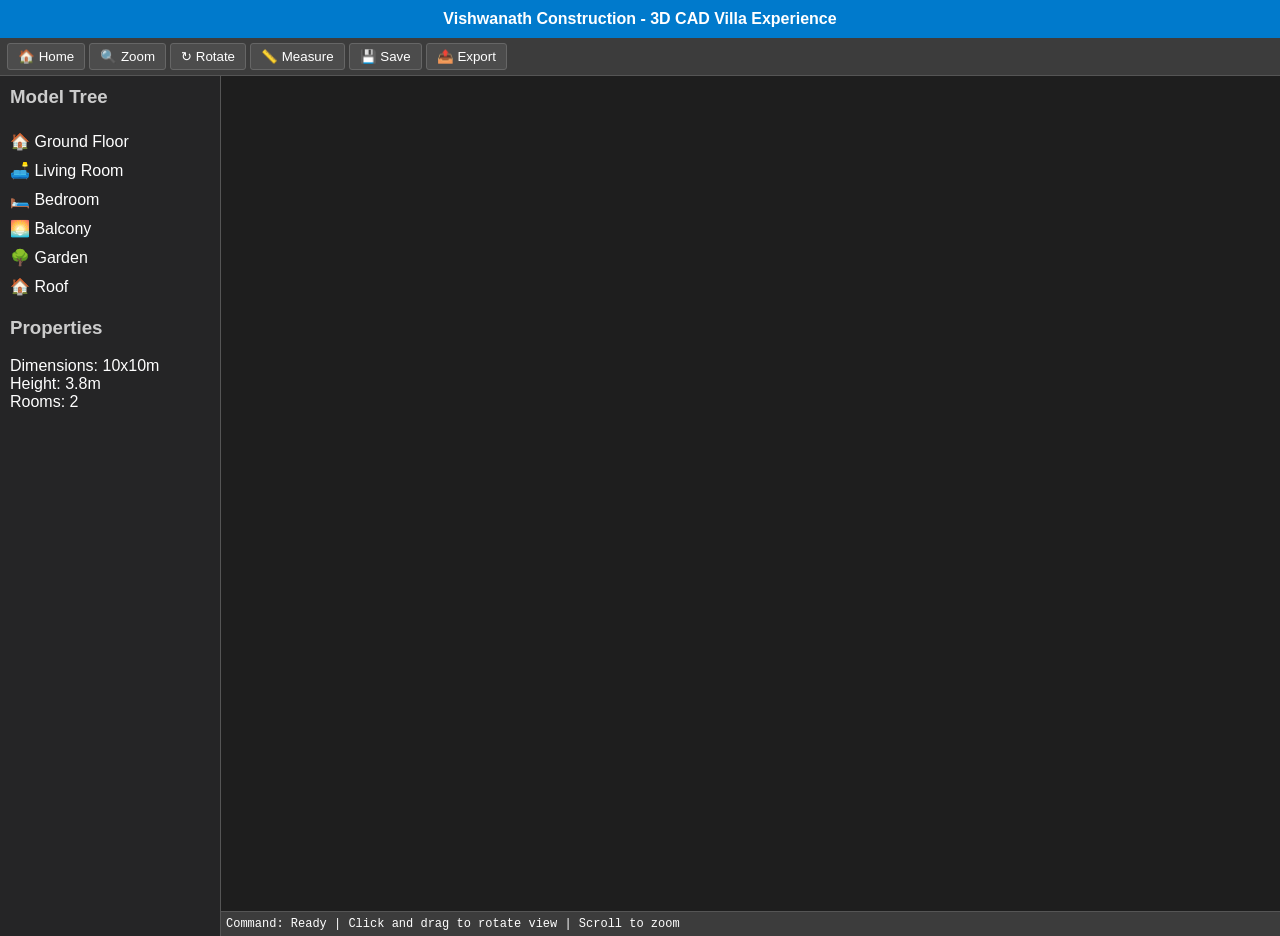
<file: 3d_building_model.html>
<!DOCTYPE html>
<html lang="en">
<head>
    <meta charset="UTF-8">
    <meta name="viewport" content="width=device-width, initial-scale=1.0">
    <title>Vishwanath Construction - 3D CAD Villa Experience</title>
    <style>
        body {
            margin: 0;
            padding: 0;
            font-family: Arial, sans-serif;
            background-color: #2d2d30;
            color: #ffffff;
            overflow: hidden;
        }
        .cad-toolbar {
            background-color: #3c3c3c;
            padding: 5px;
            border-bottom: 1px solid #555;
            display: flex;
            align-items: center;
        }
        .cad-toolbar button {
            background-color: #4c4c4c;
            border: 1px solid #666;
            color: #fff;
            padding: 5px 10px;
            margin: 0 2px;
            cursor: pointer;
            border-radius: 3px;
        }
        .cad-toolbar button:hover {
            background-color: #5c5c5c;
        }
        .cad-main {
            display: flex;
            height: calc(100vh - 40px);
        }
        .cad-sidebar {
            width: 200px;
            background-color: #252526;
            border-right: 1px solid #555;
            padding: 10px;
        }
        .cad-sidebar h3 {
            margin-top: 0;
            color: #cccccc;
        }
        .cad-sidebar ul {
            list-style: none;
            padding: 0;
        }
        .cad-sidebar li {
            padding: 5px 0;
            cursor: pointer;
        }
        .cad-sidebar li:hover {
            background-color: #37373d;
        }
        .cad-viewport {
            flex: 1;
            background-color: #1e1e1e;
            display: flex;
            flex-direction: column;
        }
        .cad-model-space {
            flex: 1;
            padding: 10px;
        }
        .cad-command-line {
            background-color: #3c3c3c;
            border-top: 1px solid #555;
            padding: 5px;
            font-family: 'Courier New', monospace;
            font-size: 12px;
        }
        .cad-title {
            text-align: center;
            padding: 10px;
            background-color: #007acc;
            color: white;
            font-weight: bold;
        }
    </style>
</head>
<body>
    <div class="cad-title">Vishwanath Construction - 3D CAD Villa Experience</div>
    <div class="cad-toolbar">
        <button>🏠 Home</button>
        <button>🔍 Zoom</button>
        <button>↻ Rotate</button>
        <button>📏 Measure</button>
        <button>💾 Save</button>
        <button>📤 Export</button>
    </div>
    <div class="cad-main">
        <div class="cad-sidebar">
            <h3>Model Tree</h3>
            <ul>
                <li>🏠 Ground Floor</li>
                <li>🛋️ Living Room</li>
                <li>🛏️ Bedroom</li>
                <li>🌅 Balcony</li>
                <li>🌳 Garden</li>
                <li>🏠 Roof</li>
            </ul>
            <h3>Properties</h3>
            <p>Dimensions: 10x10m<br>Height: 3.8m<br>Rooms: 2</p>
        </div>
        <div class="cad-viewport">
            <div class="cad-model-space">
                <div>                        <script>window.PlotlyConfig = {MathJaxConfig: 'local'};</script>
        <script charset="utf-8" src="https://cdn.plot.ly/plotly-3.4.0.min.js" integrity="sha256-KEmPoupLpFyGMyGAiOsiNDbKDKAvxXAn/W+oQa0ZAfk=" crossorigin="anonymous"></script>                <div id="dac38551-79a1-417d-a5d2-b37e9c15170c" class="plotly-graph-div" style="height:600px; width:800px;"></div>            <script>                window.PLOTLYENV=window.PLOTLYENV || {};                                if (document.getElementById("dac38551-79a1-417d-a5d2-b37e9c15170c")) {                    Plotly.newPlot(                        "dac38551-79a1-417d-a5d2-b37e9c15170c",                        [{"color":"beige","i":[0,0,0,1,4,4,6,6,4,0,3,6],"j":[1,2,4,2,1,2,5,5,5,7,2,2],"k":[2,3,1,3,2,6,2,4,6,6,7,7],"name":"Ground Floor","x":[0,10,10,0,0,10,10,0],"y":[0,0,10,10,0,0,10,10],"z":[0,0,0,0,0.5,0.5,0.5,0.5],"type":"mesh3d"},{"color":"lightblue","i":[0,0,0,1,4,4,6,6,4,0,3,6],"j":[1,2,4,2,1,2,5,5,5,7,2,2],"k":[2,3,1,3,2,6,2,4,6,6,7,7],"name":"Living Room","opacity":0.7,"x":[0,4,4,0,0,4,4,0],"y":[0,0,6,6,0,0,6,6],"z":[0.5,0.5,0.5,0.5,3.5,3.5,3.5,3.5],"type":"mesh3d"},{"color":"lightblue","i":[0,0,0,1,4,4,6,6,4,0,3,6],"j":[1,2,4,2,1,2,5,5,5,7,2,2],"k":[2,3,1,3,2,6,2,4,6,6,7,7],"name":"Bedroom","opacity":0.7,"x":[0,4,4,0,0,4,4,0],"y":[6,6,10,10,6,6,10,10],"z":[0.5,0.5,0.5,0.5,3.5,3.5,3.5,3.5],"type":"mesh3d"},{"color":"lightgray","i":[0,0,0,1,4,4,6,6,4,0,3,6],"j":[1,2,4,2,1,2,5,5,5,7,2,2],"k":[2,3,1,3,2,6,2,4,6,6,7,7],"name":"Balcony","opacity":0.8,"x":[4,6,6,4,4,6,6,4],"y":[0,0,4,4,0,0,4,4],"z":[0.5,0.5,0.5,0.5,2.5,2.5,2.5,2.5],"type":"mesh3d"},{"color":"green","i":[0,0,0,1,4,4,6,6,4,0,3,6],"j":[1,2,4,2,1,2,5,5,5,7,2,2],"k":[2,3,1,3,2,6,2,4,6,6,7,7],"name":"Garden","opacity":0.9,"x":[4,10,10,4,4,10,10,4],"y":[4,4,10,10,4,4,10,10],"z":[0.5,0.5,0.5,0.5,0.7,0.7,0.7,0.7],"type":"mesh3d"},{"color":"brown","i":[0,0,0,1,4,4,6,6,4,0,3,6],"j":[1,2,4,2,1,2,5,5,5,7,2,2],"k":[2,3,1,3,2,6,2,4,6,6,7,7],"name":"Roof","x":[0,10,10,0,0,10,10,0],"y":[0,0,10,10,0,0,10,10],"z":[3.5,3.5,3.5,3.5,3.8,3.8,3.8,3.8],"type":"mesh3d"}],                        {"template":{"data":{"histogram2dcontour":[{"type":"histogram2dcontour","colorbar":{"outlinewidth":0,"ticks":""},"colorscale":[[0.0,"#0d0887"],[0.1111111111111111,"#46039f"],[0.2222222222222222,"#7201a8"],[0.3333333333333333,"#9c179e"],[0.4444444444444444,"#bd3786"],[0.5555555555555556,"#d8576b"],[0.6666666666666666,"#ed7953"],[0.7777777777777778,"#fb9f3a"],[0.8888888888888888,"#fdca26"],[1.0,"#f0f921"]]}],"choropleth":[{"type":"choropleth","colorbar":{"outlinewidth":0,"ticks":""}}],"histogram2d":[{"type":"histogram2d","colorbar":{"outlinewidth":0,"ticks":""},"colorscale":[[0.0,"#0d0887"],[0.1111111111111111,"#46039f"],[0.2222222222222222,"#7201a8"],[0.3333333333333333,"#9c179e"],[0.4444444444444444,"#bd3786"],[0.5555555555555556,"#d8576b"],[0.6666666666666666,"#ed7953"],[0.7777777777777778,"#fb9f3a"],[0.8888888888888888,"#fdca26"],[1.0,"#f0f921"]]}],"heatmap":[{"type":"heatmap","colorbar":{"outlinewidth":0,"ticks":""},"colorscale":[[0.0,"#0d0887"],[0.1111111111111111,"#46039f"],[0.2222222222222222,"#7201a8"],[0.3333333333333333,"#9c179e"],[0.4444444444444444,"#bd3786"],[0.5555555555555556,"#d8576b"],[0.6666666666666666,"#ed7953"],[0.7777777777777778,"#fb9f3a"],[0.8888888888888888,"#fdca26"],[1.0,"#f0f921"]]}],"contourcarpet":[{"type":"contourcarpet","colorbar":{"outlinewidth":0,"ticks":""}}],"contour":[{"type":"contour","colorbar":{"outlinewidth":0,"ticks":""},"colorscale":[[0.0,"#0d0887"],[0.1111111111111111,"#46039f"],[0.2222222222222222,"#7201a8"],[0.3333333333333333,"#9c179e"],[0.4444444444444444,"#bd3786"],[0.5555555555555556,"#d8576b"],[0.6666666666666666,"#ed7953"],[0.7777777777777778,"#fb9f3a"],[0.8888888888888888,"#fdca26"],[1.0,"#f0f921"]]}],"surface":[{"type":"surface","colorbar":{"outlinewidth":0,"ticks":""},"colorscale":[[0.0,"#0d0887"],[0.1111111111111111,"#46039f"],[0.2222222222222222,"#7201a8"],[0.3333333333333333,"#9c179e"],[0.4444444444444444,"#bd3786"],[0.5555555555555556,"#d8576b"],[0.6666666666666666,"#ed7953"],[0.7777777777777778,"#fb9f3a"],[0.8888888888888888,"#fdca26"],[1.0,"#f0f921"]]}],"mesh3d":[{"type":"mesh3d","colorbar":{"outlinewidth":0,"ticks":""}}],"scatter":[{"fillpattern":{"fillmode":"overlay","size":10,"solidity":0.2},"type":"scatter"}],"parcoords":[{"type":"parcoords","line":{"colorbar":{"outlinewidth":0,"ticks":""}}}],"scatterpolargl":[{"type":"scatterpolargl","marker":{"colorbar":{"outlinewidth":0,"ticks":""}}}],"bar":[{"error_x":{"color":"#2a3f5f"},"error_y":{"color":"#2a3f5f"},"marker":{"line":{"color":"#E5ECF6","width":0.5},"pattern":{"fillmode":"overlay","size":10,"solidity":0.2}},"type":"bar"}],"scattergeo":[{"type":"scattergeo","marker":{"colorbar":{"outlinewidth":0,"ticks":""}}}],"scatterpolar":[{"type":"scatterpolar","marker":{"colorbar":{"outlinewidth":0,"ticks":""}}}],"histogram":[{"marker":{"pattern":{"fillmode":"overlay","size":10,"solidity":0.2}},"type":"histogram"}],"scattergl":[{"type":"scattergl","marker":{"colorbar":{"outlinewidth":0,"ticks":""}}}],"scatter3d":[{"type":"scatter3d","line":{"colorbar":{"outlinewidth":0,"ticks":""}},"marker":{"colorbar":{"outlinewidth":0,"ticks":""}}}],"scattermap":[{"type":"scattermap","marker":{"colorbar":{"outlinewidth":0,"ticks":""}}}],"scattermapbox":[{"type":"scattermapbox","marker":{"colorbar":{"outlinewidth":0,"ticks":""}}}],"scatterternary":[{"type":"scatterternary","marker":{"colorbar":{"outlinewidth":0,"ticks":""}}}],"scattercarpet":[{"type":"scattercarpet","marker":{"colorbar":{"outlinewidth":0,"ticks":""}}}],"carpet":[{"aaxis":{"endlinecolor":"#2a3f5f","gridcolor":"white","linecolor":"white","minorgridcolor":"white","startlinecolor":"#2a3f5f"},"baxis":{"endlinecolor":"#2a3f5f","gridcolor":"white","linecolor":"white","minorgridcolor":"white","startlinecolor":"#2a3f5f"},"type":"carpet"}],"table":[{"cells":{"fill":{"color":"#EBF0F8"},"line":{"color":"white"}},"header":{"fill":{"color":"#C8D4E3"},"line":{"color":"white"}},"type":"table"}],"barpolar":[{"marker":{"line":{"color":"#E5ECF6","width":0.5},"pattern":{"fillmode":"overlay","size":10,"solidity":0.2}},"type":"barpolar"}],"pie":[{"automargin":true,"type":"pie"}]},"layout":{"autotypenumbers":"strict","colorway":["#636efa","#EF553B","#00cc96","#ab63fa","#FFA15A","#19d3f3","#FF6692","#B6E880","#FF97FF","#FECB52"],"font":{"color":"#2a3f5f"},"hovermode":"closest","hoverlabel":{"align":"left"},"paper_bgcolor":"white","plot_bgcolor":"#E5ECF6","polar":{"bgcolor":"#E5ECF6","angularaxis":{"gridcolor":"white","linecolor":"white","ticks":""},"radialaxis":{"gridcolor":"white","linecolor":"white","ticks":""}},"ternary":{"bgcolor":"#E5ECF6","aaxis":{"gridcolor":"white","linecolor":"white","ticks":""},"baxis":{"gridcolor":"white","linecolor":"white","ticks":""},"caxis":{"gridcolor":"white","linecolor":"white","ticks":""}},"coloraxis":{"colorbar":{"outlinewidth":0,"ticks":""}},"colorscale":{"sequential":[[0.0,"#0d0887"],[0.1111111111111111,"#46039f"],[0.2222222222222222,"#7201a8"],[0.3333333333333333,"#9c179e"],[0.4444444444444444,"#bd3786"],[0.5555555555555556,"#d8576b"],[0.6666666666666666,"#ed7953"],[0.7777777777777778,"#fb9f3a"],[0.8888888888888888,"#fdca26"],[1.0,"#f0f921"]],"sequentialminus":[[0.0,"#0d0887"],[0.1111111111111111,"#46039f"],[0.2222222222222222,"#7201a8"],[0.3333333333333333,"#9c179e"],[0.4444444444444444,"#bd3786"],[0.5555555555555556,"#d8576b"],[0.6666666666666666,"#ed7953"],[0.7777777777777778,"#fb9f3a"],[0.8888888888888888,"#fdca26"],[1.0,"#f0f921"]],"diverging":[[0,"#8e0152"],[0.1,"#c51b7d"],[0.2,"#de77ae"],[0.3,"#f1b6da"],[0.4,"#fde0ef"],[0.5,"#f7f7f7"],[0.6,"#e6f5d0"],[0.7,"#b8e186"],[0.8,"#7fbc41"],[0.9,"#4d9221"],[1,"#276419"]]},"xaxis":{"gridcolor":"white","linecolor":"white","ticks":"","title":{"standoff":15},"zerolinecolor":"white","automargin":true,"zerolinewidth":2},"yaxis":{"gridcolor":"white","linecolor":"white","ticks":"","title":{"standoff":15},"zerolinecolor":"white","automargin":true,"zerolinewidth":2},"scene":{"xaxis":{"backgroundcolor":"#E5ECF6","gridcolor":"white","linecolor":"white","showbackground":true,"ticks":"","zerolinecolor":"white","gridwidth":2},"yaxis":{"backgroundcolor":"#E5ECF6","gridcolor":"white","linecolor":"white","showbackground":true,"ticks":"","zerolinecolor":"white","gridwidth":2},"zaxis":{"backgroundcolor":"#E5ECF6","gridcolor":"white","linecolor":"white","showbackground":true,"ticks":"","zerolinecolor":"white","gridwidth":2}},"shapedefaults":{"line":{"color":"#2a3f5f"}},"annotationdefaults":{"arrowcolor":"#2a3f5f","arrowhead":0,"arrowwidth":1},"geo":{"bgcolor":"white","landcolor":"#E5ECF6","subunitcolor":"white","showland":true,"showlakes":true,"lakecolor":"white"},"title":{"x":0.05},"mapbox":{"style":"light"}}},"scene":{"xaxis":{"nticks":4,"range":[-2,12]},"yaxis":{"nticks":4,"range":[-2,12]},"zaxis":{"nticks":4,"range":[-1,5]},"aspectmode":"data"},"margin":{"r":10,"l":10,"b":10,"t":40},"title":{"text":""},"width":800,"height":600,"paper_bgcolor":"rgba(0,0,0,0)","plot_bgcolor":"rgba(0,0,0,0)"},                        {"responsive": true}                    )                };            </script>        </div>
            </div>
            <div class="cad-command-line">
                Command: Ready | Click and drag to rotate view | Scroll to zoom
            </div>
        </div>
    </div>
</body>
</html>
</file>
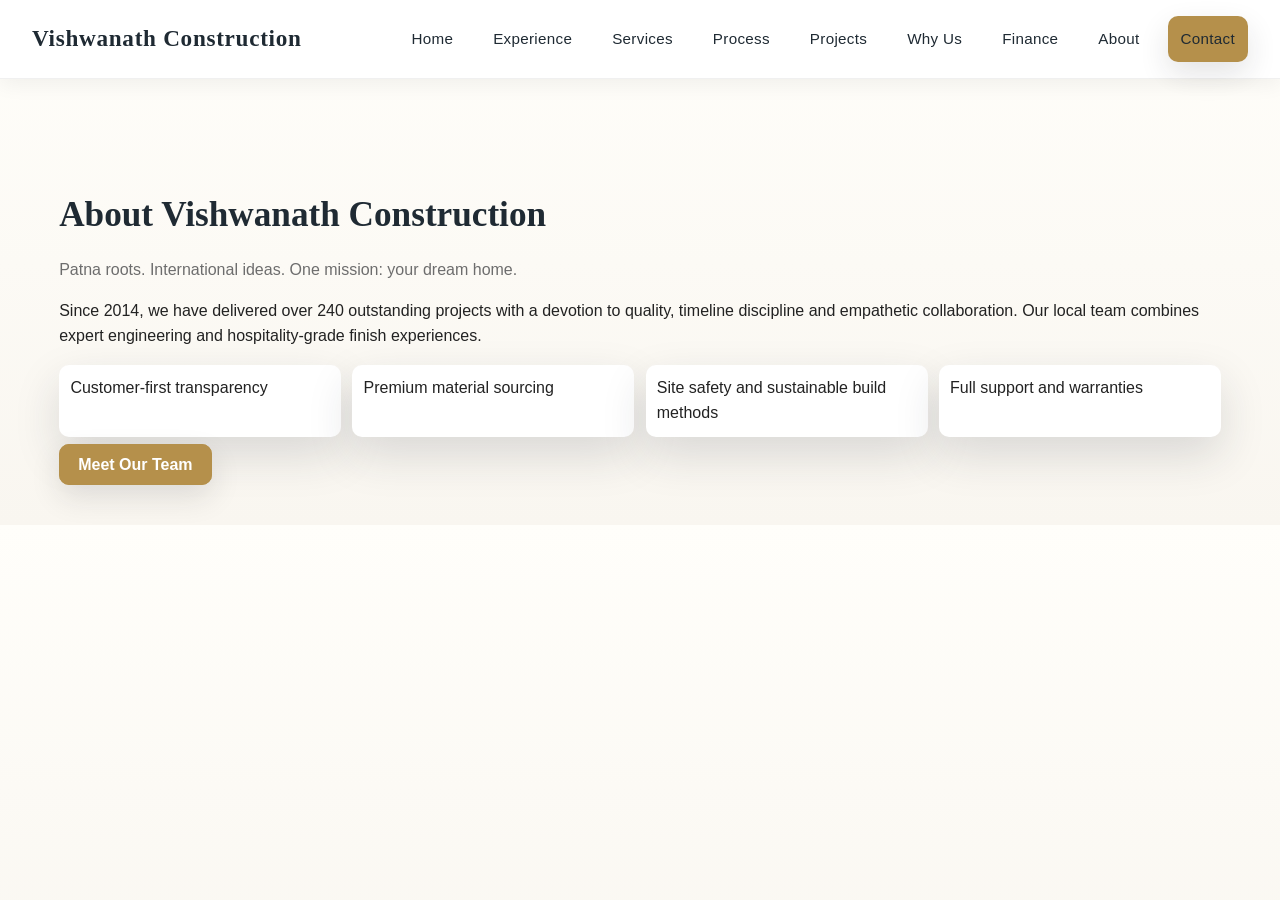
<file: about.html>
<!DOCTYPE html>
<html lang="en">
<head>
  <meta charset="UTF-8" />
  <meta name="viewport" content="width=device-width, initial-scale=1.0" />
  <title>About | Vishwanath Construction</title>
  <meta name="description" content="About Vishwanath Construction: Patna-based construction company with premium values and a modern vision." />
  <link rel="stylesheet" href="styles.css" />
</head>
<body>
  <header class="main-header">
    <a class="brand" href="index.html">Vishwanath Construction</a>
    <nav class="nav">
      <a href="index.html">Home</a>
      <a href="experience.html">Experience</a>
      <a href="services.html">Services</a>
      <a href="process.html">Process</a>
      <a href="projects.html">Projects</a>
      <a href="why-us.html">Why Us</a>
      <a href="finance.html">Finance</a>
      <a href="about.html">About</a>
      <a href="contact.html" class="btn btn-primary">Contact</a>
    </nav>
    <button class="mobile-menu" aria-label="Open menu">☰</button>
  </header>
  <main>
    <section class="about" style="padding-top: 5rem;">
      <div class="section-head"><h2>About Vishwanath Construction</h2><p>Patna roots. International ideas. One mission: your dream home.</p></div>
      <p>Since 2014, we have delivered over 240 outstanding projects with a devotion to quality, timeline discipline and empathetic collaboration. Our local team combines expert engineering and hospitality-grade finish experiences.</p>
      <ul class="values">
        <li>Customer-first transparency</li>
        <li>Premium material sourcing</li>
        <li>Site safety and sustainable build methods</li>
        <li>Full support and warranties</li>
      </ul>
      <a href="contact.html" class="btn btn-primary">Meet Our Team</a>
    </section>
  </main>
  <script src="script.js"></script>
</body>
</html>
</file>
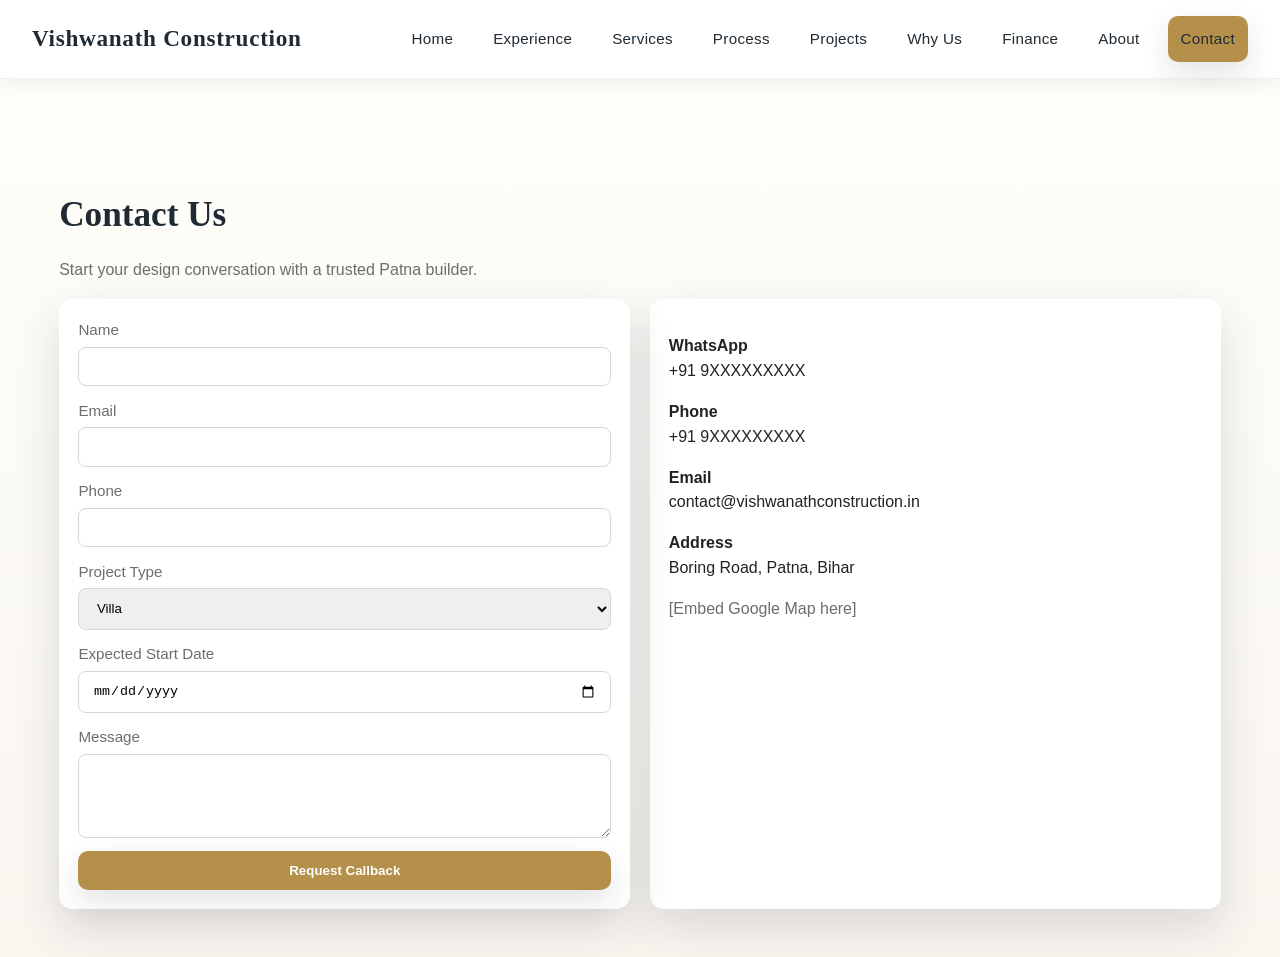
<file: contact.html>
<!DOCTYPE html>
<html lang="en">
<head>
  <meta charset="UTF-8" />
  <meta name="viewport" content="width=device-width, initial-scale=1.0" />
  <title>Contact | Vishwanath Construction</title>
  <meta name="description" content="Contact Vishwanath Construction in Patna for your dream home project: WhatsApp, call and visit us." />
  <link rel="stylesheet" href="styles.css" />
</head>
<body>
  <header class="main-header">
    <a class="brand" href="index.html">Vishwanath Construction</a>
    <nav class="nav">
      <a href="index.html">Home</a>
      <a href="experience.html">Experience</a>
      <a href="services.html">Services</a>
      <a href="process.html">Process</a>
      <a href="projects.html">Projects</a>
      <a href="why-us.html">Why Us</a>
      <a href="finance.html">Finance</a>
      <a href="about.html">About</a>
      <a href="contact.html" class="btn btn-primary">Contact</a>
    </nav>
    <button class="mobile-menu" aria-label="Open menu">☰</button>
  </header>
  <main>
    <section class="contact" style="padding-top: 5rem;">
      <div class="section-head"><h2>Contact Us</h2><p>Start your design conversation with a trusted Patna builder.</p></div>
      <div class="contact-grid">
        <form class="contact-form" action="#" method="POST">
          <label><span>Name</span><input type="text" name="name" required /></label>
          <label><span>Email</span><input type="email" name="email" required /></label>
          <label><span>Phone</span><input type="tel" name="phone" required /></label>
          <label><span>Project Type</span><select name="project" required><option value="villa">Villa</option><option value="house">House</option><option value="apartment">Apartment</option><option value="turnkey">Turnkey</option></select></label>
          <label><span>Expected Start Date</span><input type="date" name="start_date" /></label>
          <label><span>Message</span><textarea name="message" rows="4"></textarea></label>
          <button type="submit" class="btn btn-primary">Request Callback</button>
        </form>
        <div class="contact-details">
          <p><strong>WhatsApp</strong><br><a href="https://wa.me/917XXXXXXXXX">+91 9XXXXXXXXX</a></p>
          <p><strong>Phone</strong><br><a href="tel:+919XXXXXXXXX">+91 9XXXXXXXXX</a></p>
          <p><strong>Email</strong><br><a href="mailto:contact@vishwanathconstruction.in">contact@vishwanathconstruction.in</a></p>
          <p><strong>Address</strong><br>Boring Road, Patna, Bihar</p>
          <p class="map">[Embed Google Map here]</p>
        </div>
      </div>
    </section>
  </main>
  <script src="script.js"></script>
</body>
</html>
</file>
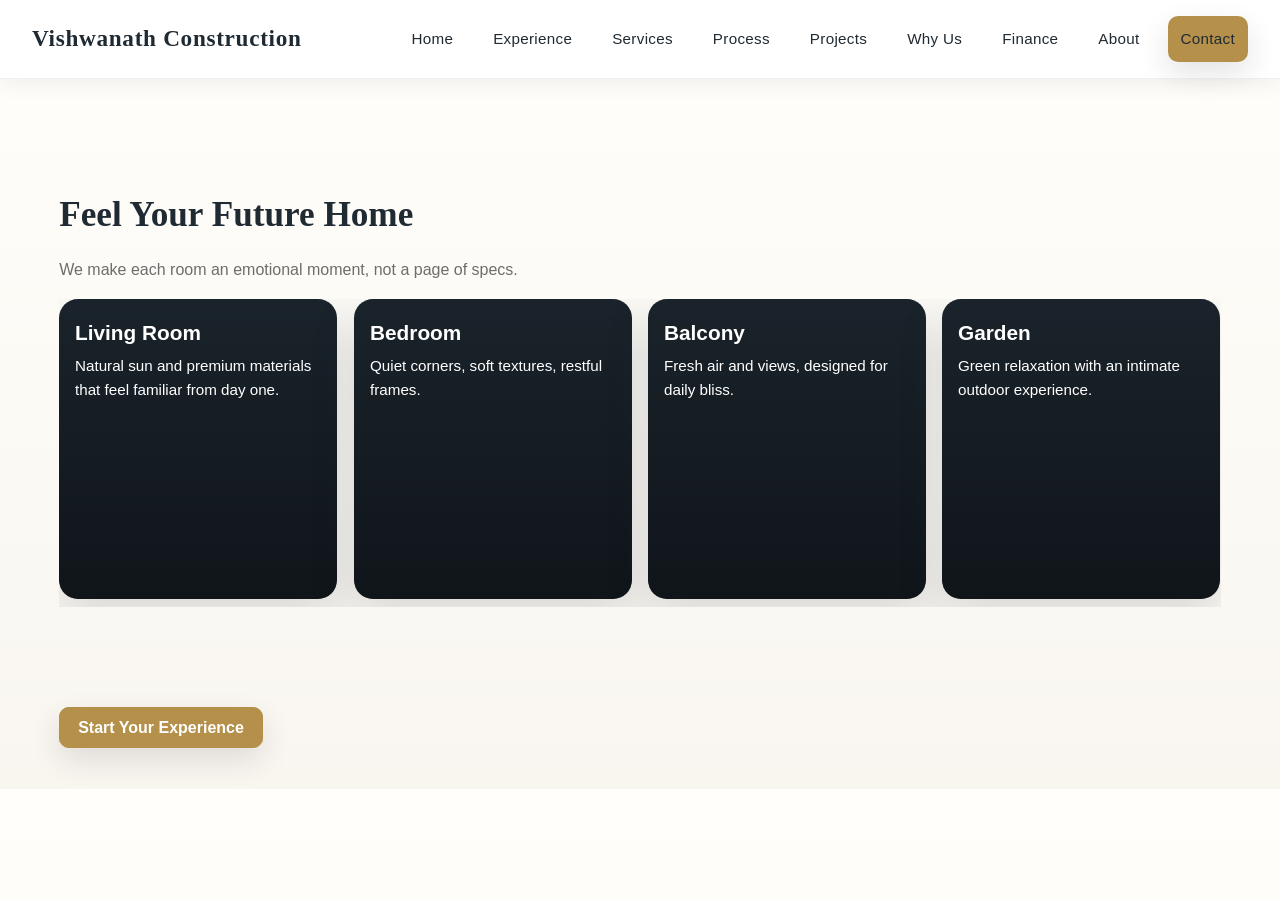
<file: experience.html>
<!DOCTYPE html>
<html lang="en">
<head>
  <meta charset="UTF-8" />
  <meta name="viewport" content="width=device-width, initial-scale=1.0" />
  <title>Experience | Vishwanath Construction</title>
  <meta name="description" content="Feel your future home in Patna with Vishwanath Construction's immersive experience section." />
  <link rel="stylesheet" href="styles.css" />
</head>
<body>
  <header class="main-header">
    <a class="brand" href="index.html">Vishwanath Construction</a>
    <nav class="nav">
      <a href="index.html">Home</a>
      <a href="experience.html">Experience</a>
      <a href="services.html">Services</a>
      <a href="process.html">Process</a>
      <a href="projects.html">Projects</a>
      <a href="why-us.html">Why Us</a>
      <a href="finance.html">Finance</a>
      <a href="about.html">About</a>
      <a href="contact.html" class="btn btn-primary">Contact</a>
    </nav>
    <button class="mobile-menu" aria-label="Open menu">☰</button>
  </header>
  <main>
    <section class="experience" style="padding-top: 5rem;">
      <div class="section-head"><h2>Feel Your Future Home</h2><p>We make each room an emotional moment, not a page of specs.</p></div>
      <div class="room-carousel">
        <article class="room-card" style="--bg:url('https://images.unsplash.com/photo-1505691723518-36a0e4f3dcff?auto=format&fit=crop&w=1400&q=80');">
          <h3>Living Room</h3><p>Natural sun and premium materials that feel familiar from day one.</p>
        </article>
        <article class="room-card" style="--bg:url('https://images.unsplash.com/photo-1502672260266-1c1ef2d93688?auto=format&fit=crop&w=1400&q=80');">
          <h3>Bedroom</h3><p>Quiet corners, soft textures, restful frames.</p>
        </article>
        <article class="room-card" style="--bg:url('https://images.unsplash.com/photo-1481840042418-1c143f10d9b3?auto=format&fit=crop&w=1400&q=80');">
          <h3>Balcony</h3><p>Fresh air and views, designed for daily bliss.</p>
        </article>
        <article class="room-card" style="--bg:url('https://images.unsplash.com/photo-1565182999561-55d19a1d3efe?auto=format&fit=crop&w=1400&q=80');">
          <h3>Garden</h3><p>Green relaxation with an intimate outdoor experience.</p>
        </article>
      </div>
    </section>
    <section class="contact"><a href="contact.html" class="btn btn-primary">Start Your Experience</a></section>
  </main>
  <script src="script.js"></script>
</body>
</html>
</file>
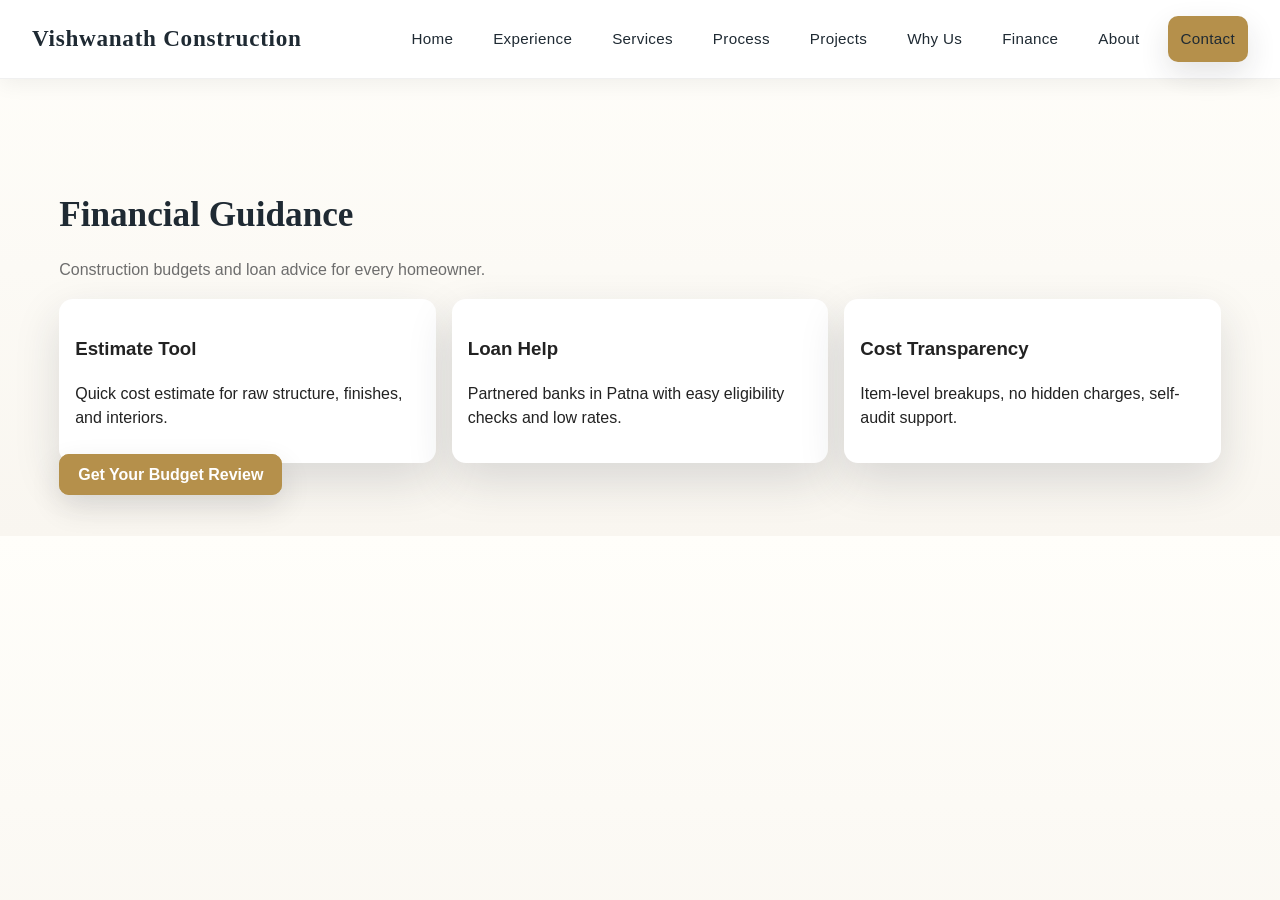
<file: finance.html>
<!DOCTYPE html>
<html lang="en">
<head>
  <meta charset="UTF-8" />
  <meta name="viewport" content="width=device-width, initial-scale=1.0" />
  <title>Financial Guidance | Vishwanath Construction</title>
  <meta name="description" content="Budget planning and home loan guidance for house construction in Patna." />
  <link rel="stylesheet" href="styles.css" />
</head>
<body>
  <header class="main-header">
    <a class="brand" href="index.html">Vishwanath Construction</a>
    <nav class="nav">
      <a href="index.html">Home</a>
      <a href="experience.html">Experience</a>
      <a href="services.html">Services</a>
      <a href="process.html">Process</a>
      <a href="projects.html">Projects</a>
      <a href="why-us.html">Why Us</a>
      <a href="finance.html">Finance</a>
      <a href="about.html">About</a>
      <a href="contact.html" class="btn btn-primary">Contact</a>
    </nav>
    <button class="mobile-menu" aria-label="Open menu">☰</button>
  </header>
  <main>
    <section class="finance" style="padding-top: 5rem;">
      <div class="section-head"><h2>Financial Guidance</h2><p>Construction budgets and loan advice for every homeowner.</p></div>
      <div class="finance-grid">
        <article class="finance-card"><h3>Estimate Tool</h3><p>Quick cost estimate for raw structure, finishes, and interiors.</p></article>
        <article class="finance-card"><h3>Loan Help</h3><p>Partnered banks in Patna with easy eligibility checks and low rates.</p></article>
        <article class="finance-card"><h3>Cost Transparency</h3><p>Item-level breakups, no hidden charges, self-audit support.</p></article>
      </div>
      <a href="contact.html" class="btn btn-primary">Get Your Budget Review</a>
    </section>
  </main>
  <script src="script.js"></script>
</body>
</html>
</file>
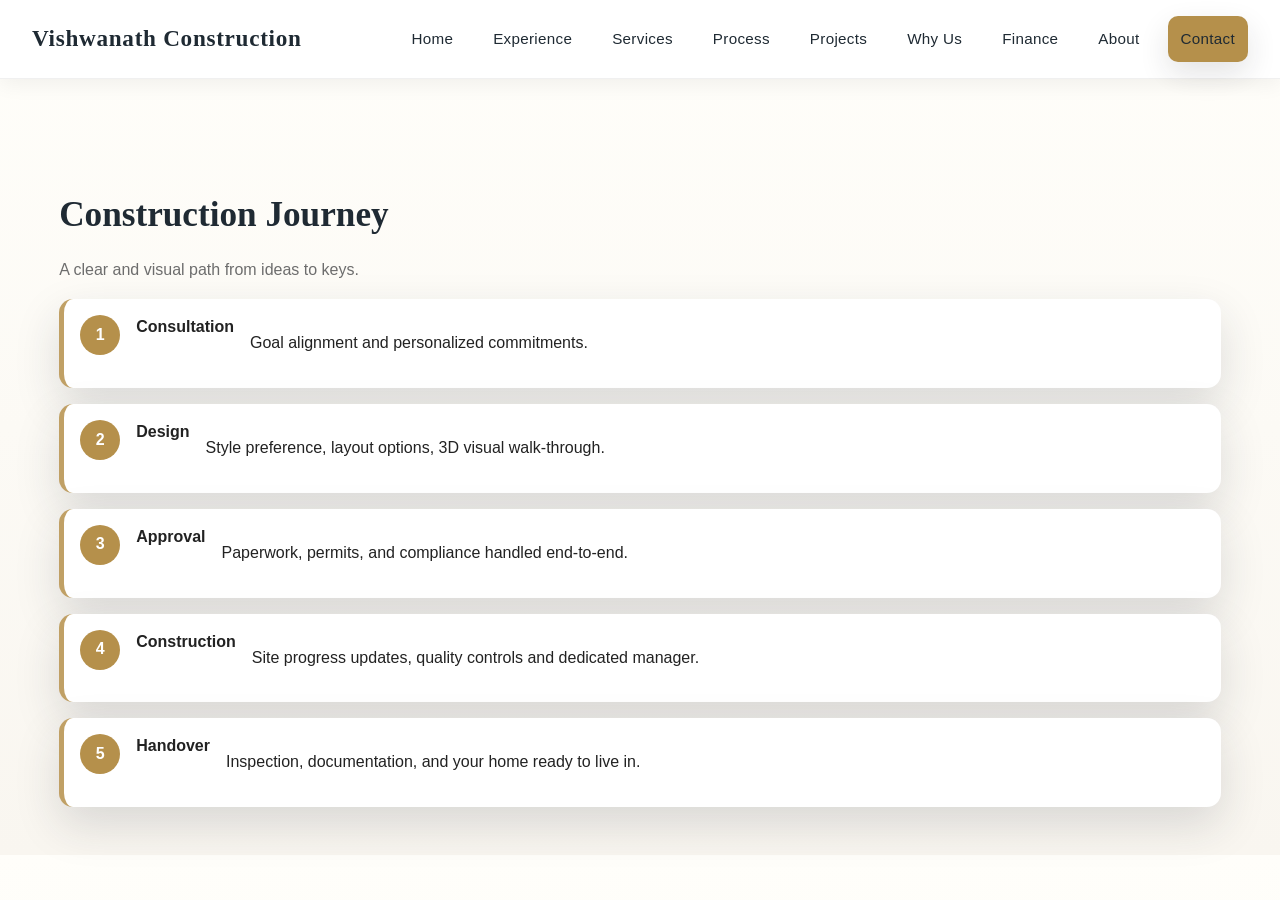
<file: process.html>
<!DOCTYPE html>
<html lang="en">
<head>
  <meta charset="UTF-8" />
  <meta name="viewport" content="width=device-width, initial-scale=1.0" />
  <title>Process | Vishwanath Construction</title>
  <meta name="description" content="Guided construction process in Patna: consultation, design, approval, construction and handover." />
  <link rel="stylesheet" href="styles.css" />
</head>
<body>
  <header class="main-header">
    <a class="brand" href="index.html">Vishwanath Construction</a>
    <nav class="nav">
      <a href="index.html">Home</a>
      <a href="experience.html">Experience</a>
      <a href="services.html">Services</a>
      <a href="process.html">Process</a>
      <a href="projects.html">Projects</a>
      <a href="why-us.html">Why Us</a>
      <a href="finance.html">Finance</a>
      <a href="about.html">About</a>
      <a href="contact.html" class="btn btn-primary">Contact</a>
    </nav>
    <button class="mobile-menu" aria-label="Open menu">☰</button>
   </header>
  <main>
    <section class="process" style="padding-top: 5rem;">
      <div class="section-head"><h2>Construction Journey</h2><p>A clear and visual path from ideas to keys.</p></div>
      <div class="timeline">
        <div class="timeline-step"><span>1</span><h4>Consultation</h4><p>Goal alignment and personalized commitments.</p></div>
        <div class="timeline-step"><span>2</span><h4>Design</h4><p>Style preference, layout options, 3D visual walk-through.</p></div>
        <div class="timeline-step"><span>3</span><h4>Approval</h4><p>Paperwork, permits, and compliance handled end-to-end.</p></div>
        <div class="timeline-step"><span>4</span><h4>Construction</h4><p>Site progress updates, quality controls and dedicated manager.</p></div>
        <div class="timeline-step"><span>5</span><h4>Handover</h4><p>Inspection, documentation, and your home ready to live in.</p></div>
      </div>
    </section>
  </main>
  <script src="script.js"></script>
</body>
</html>
</file>
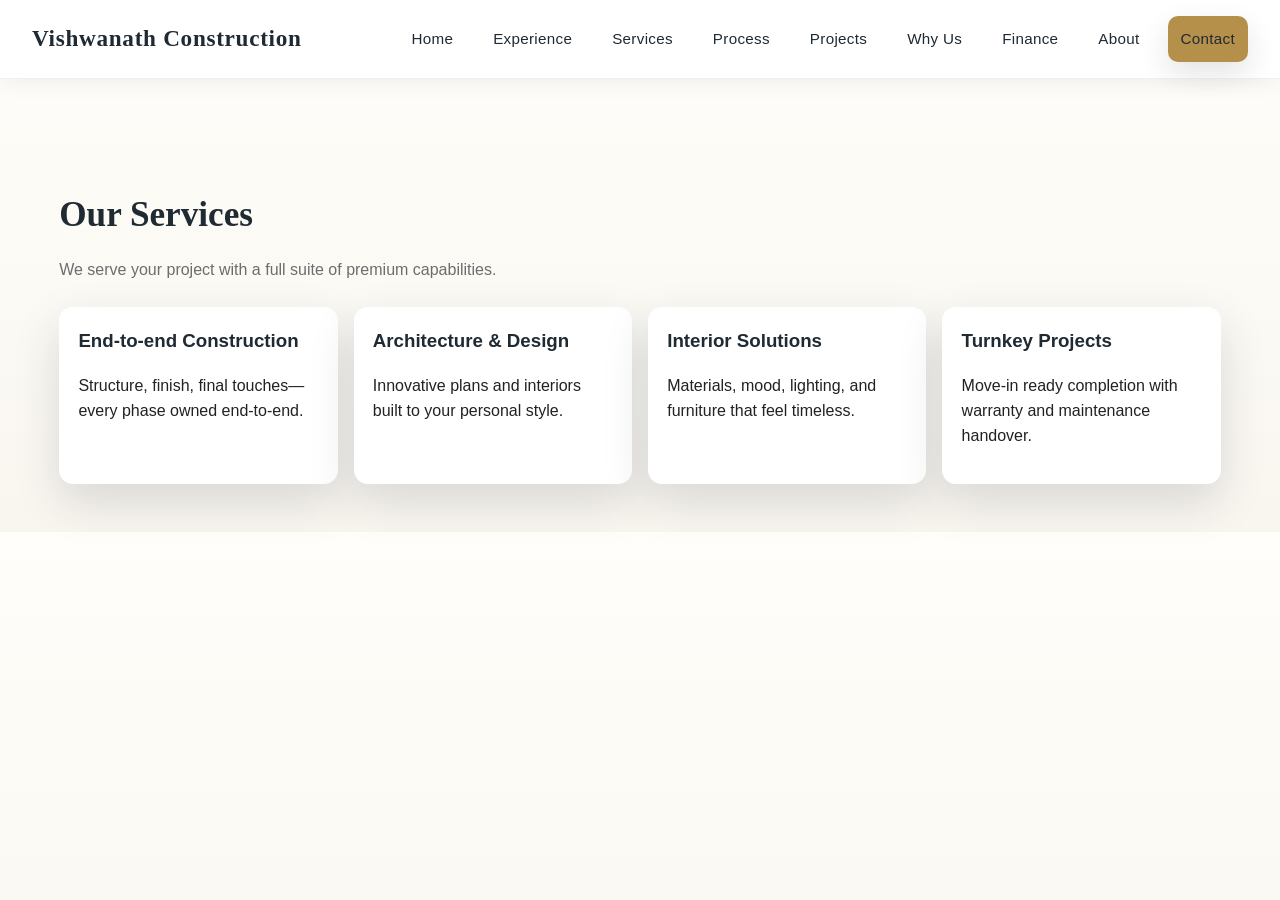
<file: services.html>
<!DOCTYPE html>
<html lang="en">
<head>
  <meta charset="UTF-8" />
  <meta name="viewport" content="width=device-width, initial-scale=1.0" />
  <title>Services | Vishwanath Construction</title>
  <meta name="description" content="End-to-end construction services in Patna: architecture, interior design, turnkey projects." />
  <link rel="stylesheet" href="styles.css" />
</head>
<body>
  <header class="main-header">
    <a class="brand" href="index.html">Vishwanath Construction</a>
    <nav class="nav">
      <a href="index.html">Home</a>
      <a href="experience.html">Experience</a>
      <a href="services.html">Services</a>
      <a href="process.html">Process</a>
      <a href="projects.html">Projects</a>
      <a href="why-us.html">Why Us</a>
      <a href="finance.html">Finance</a>
      <a href="about.html">About</a>
      <a href="contact.html" class="btn btn-primary">Contact</a>
    </nav>
    <button class="mobile-menu" aria-label="Open menu">☰</button>
  </header>
  <main>
    <section class="features" style="padding-top: 5rem;">
      <div class="section-head"><h2>Our Services</h2><p>We serve your project with a full suite of premium capabilities.</p></div>
      <div class="cards">
        <article class="feature-card"><h3>End-to-end Construction</h3><p>Structure, finish, final touches—every phase owned end-to-end.</p></article>
        <article class="feature-card"><h3>Architecture & Design</h3><p>Innovative plans and interiors built to your personal style.</p></article>
        <article class="feature-card"><h3>Interior Solutions</h3><p>Materials, mood, lighting, and furniture that feel timeless.</p></article>
        <article class="feature-card"><h3>Turnkey Projects</h3><p>Move-in ready completion with warranty and maintenance handover.</p></article>
      </div>
    </section>
  </main>
  <script src="script.js"></script>
</body>
</html>
</file>
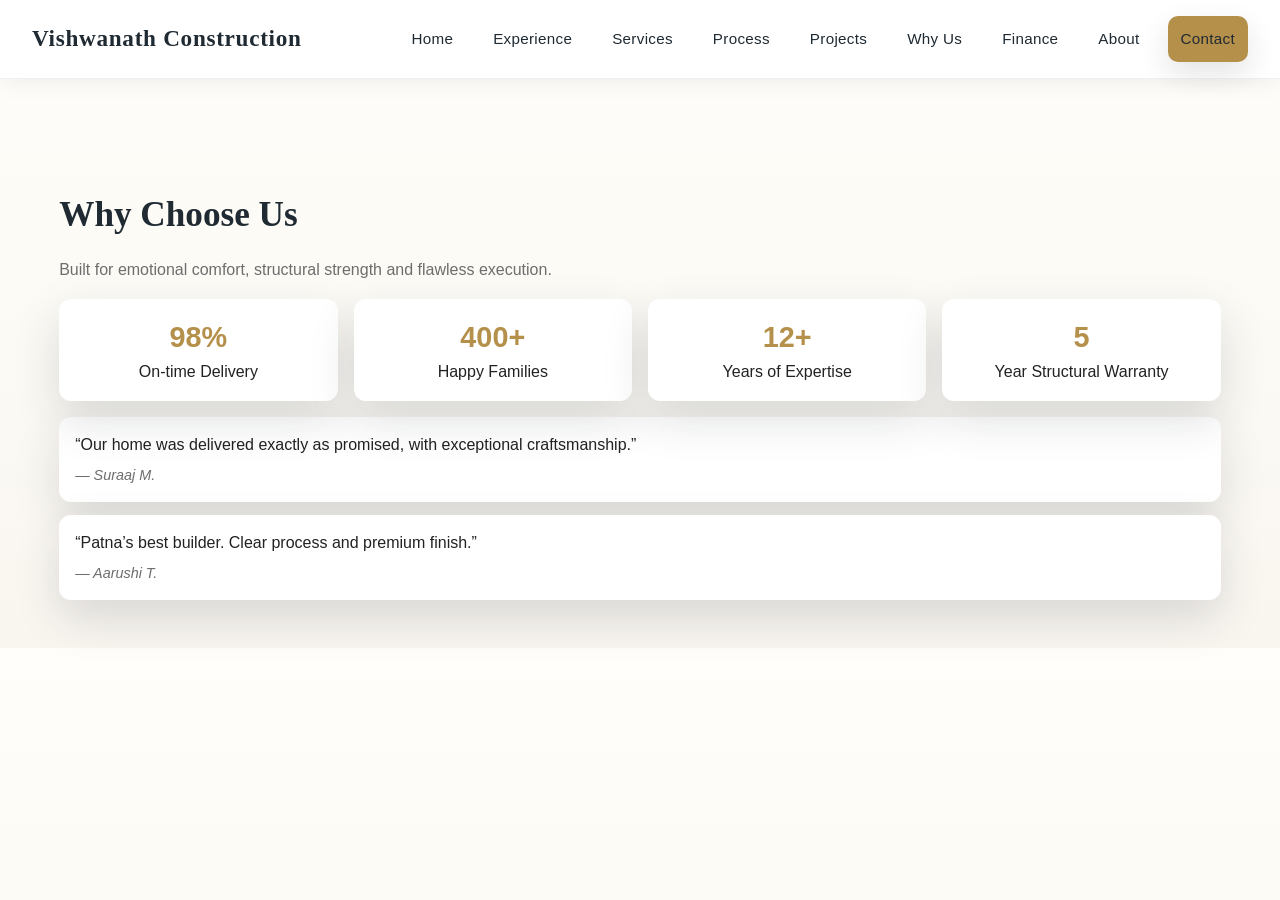
<file: why-us.html>
<!DOCTYPE html>
<html lang="en">
<head>
  <meta charset="UTF-8" />
  <meta name="viewport" content="width=device-width, initial-scale=1.0" />
  <title>Why Choose Us | Vishwanath Construction</title>
  <meta name="description" content="Reasons to choose Vishwanath Construction: trust, quality, timeline, and local expertise in Patna." />
  <link rel="stylesheet" href="styles.css" />
</head>
<body>
  <header class="main-header">
    <a class="brand" href="index.html">Vishwanath Construction</a>
    <nav class="nav">
      <a href="index.html">Home</a>
      <a href="experience.html">Experience</a>
      <a href="services.html">Services</a>
      <a href="process.html">Process</a>
      <a href="projects.html">Projects</a>
      <a href="why-us.html">Why Us</a>
      <a href="finance.html">Finance</a>
      <a href="about.html">About</a>
      <a href="contact.html" class="btn btn-primary">Contact</a>
    </nav>
    <button class="mobile-menu" aria-label="Open menu">☰</button>
  </header>
  <main>
    <section class="why-us" style="padding-top: 5rem;">
      <div class="section-head"><h2>Why Choose Us</h2><p>Built for emotional comfort, structural strength and flawless execution.</p></div>
      <div class="stats-grid">
        <div class="stat"><strong>98%</strong><span>On-time Delivery</span></div>
        <div class="stat"><strong>400+</strong><span>Happy Families</span></div>
        <div class="stat"><strong>12+</strong><span>Years of Expertise</span></div>
        <div class="stat"><strong>5</strong><span>Year Structural Warranty</span></div>
      </div>
      <div class="testimonials">
        <blockquote>“Our home was delivered exactly as promised, with exceptional craftsmanship.” <cite>— Suraaj M.</cite></blockquote>
        <blockquote>“Patna’s best builder. Clear process and premium finish.” <cite>— Aarushi T.</cite></blockquote>
      </div>
    </section>
  </main>
  <script src="script.js"></script>
</body>
</html>
</file>
<file: styles.css>
:root {
  --bg: #fffdf8;
  --text: #222;
  --muted: #6d6d6d;
  --accent: #b5904b;
  --accent-2: #1f2a33;
  --card: #ffffff;
  --shadow: 0 18px 45px rgba(31, 42, 51, 0.15);
  --radius: 16px;
  --transition: 0.35s ease;
  font-family: 'Inter', sans-serif;
}
* { box-sizing: border-box; }
body {
  margin: 0;
  background: linear-gradient(180deg, #fffefa 0%, #f9f6f0 100%);
  color: var(--text);
  line-height: 1.55;
  text-rendering: optimizeLegibility;
  scroll-behavior: smooth;
}
a { color: inherit; text-decoration: none; }
img { max-width: 100%; display: block; }
.main-header {
  position: sticky;
  top: 0;
  z-index: 999;
  backdrop-filter: blur(12px);
  background: rgba(255, 255, 255, 0.90);
  border-bottom: 1px solid rgba(0,0,0,0.06);
  display: flex;
  justify-content: space-between;
  align-items: center;
  padding: 16px 2rem;
  box-shadow: 0 5px 20px rgba(0,0,0,0.06);
}
.brand {
  font-family: 'Playfair Display', serif;
  font-size: 1.45rem;
  font-weight: 700;
  letter-spacing: 0.03em;
  color: var(--accent-2);
}
.nav {
  display: flex;
  align-items: center;
  gap: 1rem;
}
.nav a {
  color: var(--accent-2);
  font-weight: 500;
  padding: 10px 12px;
  border-radius: 10px;
  letter-spacing: 0.02em;
  font-size: 0.95rem;
}
.nav a:hover { background: rgba(237, 226, 198, 0.42); transition: all 200ms ease; }
.btn {
  border: 1px solid var(--accent-2);
  padding: 11px 18px;
  border-radius: 10px;
  font-weight: 700;
  cursor: pointer;
  transition: transform var(--transition), background var(--transition), color var(--transition), box-shadow var(--transition);
  box-shadow: 0 12px 30px rgba(30, 34, 40, 0.12);
}
.btn-primary { background: var(--accent); color: #fff; border-color: rgba(181, 144, 75, 0.8); }
.btn-ghost { background: rgba(255, 255, 255, 0.55); color: var(--accent-2); }
.btn:hover { transform: translateY(-1px); }
.mobile-menu { display: none; background: transparent; border: 0; font-size: 1.4rem; color: var(--accent-2); }
.hero {
  min-height: 88vh;
  position: relative;
  background: url('https://images.unsplash.com/photo-1600573478775-db2507b530d1?auto=format&fit=crop&w=1974&q=80') center/cover no-repeat;
  background-attachment: fixed;
  display: grid;
  place-items: center;
  text-align: center;
  overflow: hidden;
}
.hero-overlay {
  position: absolute;
  inset: 0;
  background: linear-gradient(180deg, rgba(10, 19, 27, 0.35), rgba(18, 26, 35, 0.62));
  mix-blend-mode: multiply;
}
.hero-content {
  position: relative;
  z-index: 3;
  max-width: 780px;
  margin: 0 1.5rem;
}
.hero h1 {
  font-family: 'Playfair Display', serif;
  font-size: clamp(2.4rem, 5.2vw, 4.4rem);
  line-height: 1.06;
  color: #fff;
  margin: .25rem 0 1rem;
  text-shadow: 0 14px 30px rgba(0,0,0,0.35);
  letter-spacing: 0.02em;
}
.hero p { color: #f4efe7; font-size: 1.2rem; margin: 0 0 1.25rem; }
.hero-cta div { display: flex; justify-content: center; gap: 0.75rem; flex-wrap: wrap; }
.section-head h2 { font-family: 'Playfair Display', serif; color: var(--accent-2); font-size: 2.2rem; margin-bottom: 0.4rem; }
.section-head p { color: var(--muted); }

.reveal {
  opacity: 0;
  transform: translateY(24px);
  transition: opacity 0.7s ease-out, transform 0.7s ease-out;
}
.reveal-visible {
  opacity: 1;
  transform: translateY(0);
}

.section-head, .feature-card, .timeline-step, .project-card, .stat, .faq-item, .contact-form {
  opacity: 0;
  transform: translateY(22px);
  transition: opacity 0.65s ease-out, transform 0.65s ease-out;
}
.reveal-visible {
  opacity: 1 !important;
  transform: translateY(0) !important;
}

.trust-grid {
  display: grid;
  grid-template-columns: repeat(auto-fit, minmax(170px, 1fr));
  gap: 1rem;
  max-width: 1100px;
  margin: 1rem auto 2rem;
  padding: 0 1.2rem;
}
.trust-card { background: white; border-radius: 12px; box-shadow: var(--shadow); padding: 16px; font-weight: 600; color: #2f3740; text-align: center; }
.experience,.features,.process,.projects,.why-us,.finance,.about,.faq,.contact { padding: 3rem 1.2rem; max-width: 1200px; margin: 0 auto; }
.room-carousel {
  display: grid;
  grid-template-columns: repeat(auto-fit,minmax(260px,1fr));
  gap: 1rem;
  scroll-snap-type: x mandatory;
  overflow-x: auto;
  padding-bottom: 0.5rem;
  margin-bottom: 0.8rem;
}
.room-carousel::-webkit-scrollbar { height: 8px; }
.room-carousel::-webkit-scrollbar-track { background: #f5f2ed; border-radius: 50px; }
.room-carousel::-webkit-scrollbar-thumb { background: #c7b48b; border-radius: 50px; }
.room-card {
  position: relative;
  min-height: 300px;
  border-radius: 1.2rem;
  overflow: hidden;
  color: #fff;
  box-shadow: var(--shadow);
  background: var(--accent-2);
  background-image: var(--bg);
  background-size: cover;
  background-position: center;
  scroll-snap-align: start;
  transform: translateZ(0) scale(1);
  will-change: transform;
  transition: transform 0.45s ease, box-shadow 0.35s ease;
}
.room-card:hover {
  transform: translateY(-8px) scale(1.01);
  box-shadow: 0 24px 58px rgba(31, 42, 51, 0.24);
}
.room-card::before {
  content: '';
  position: absolute;
  inset: 0;
  background: linear-gradient(0deg, rgba(0,0,0,0.5), rgba(0,0,0,0.16));
}
.room-card h3, .room-card p { position: relative; z-index: 2; }
.room-card h3 { margin: 1.15rem 1rem 0.3rem; font-size: 1.3rem; }
.room-card p { margin: 0 1rem 1rem; font-size: 0.95rem; }
.cards { display: grid; grid-template-columns: repeat(auto-fit, minmax(220px, 1fr)); gap: 1rem; margin-top: 1.5rem; }
.feature-card { background: var(--card); border-radius: 14px; box-shadow: var(--shadow); padding: 1.2rem; transition: transform var(--transition), box-shadow var(--transition); }
.feature-card:hover { transform: translateY(-5px); box-shadow: 0 24px 60px rgba(31, 42, 51, 0.16); }
.feature-card h3 { margin-top: 0; color: var(--accent-2); }
.timeline { display: grid; gap: 1rem; margin-top: 1rem; }
.timeline-step { display: flex; gap: 1rem; background: #fff; border-radius: 14px; box-shadow: var(--shadow); align-items: flex-start; padding: 1rem; border-left: 5px solid rgba(181,144,75,0.85); }
.timeline-step span { min-width: 40px; min-height: 40px; border-radius: 50%; background: var(--accent); color: #fff; display: grid; place-items: center; font-weight: 700; }
.timeline-step h4 { margin: 0 0 0.35rem; }
.project-grid { display: grid; grid-template-columns: repeat(auto-fit,minmax(250px,1fr)); gap: 1rem; }
.project-card { border-radius: 14px; overflow: hidden; box-shadow: var(--shadow); background: #fff; transition: transform var(--transition); }
.project-card:hover { transform: translateY(-5px); }
.project-card h4 { margin: 0.8rem 1rem 0.35rem; }
.project-card p { margin: 0 1rem 1rem; color: var(--muted); }
.before-after { display: grid; grid-template-columns: 1fr 1fr; gap: 1rem; margin-top: 1.1rem; }
.before-after div { border-radius: 14px; overflow: hidden; box-shadow: var(--shadow); }
.stats-grid { display: grid; grid-template-columns: repeat(auto-fit,minmax(150px,1fr)); gap: 1rem; margin-top: 1rem; }
.stat { background: #fff; padding: 1rem; border-radius: 12px; box-shadow: var(--shadow); text-align: center; }

.simulator { padding: 3rem 1.2rem; background: radial-gradient(circle at top, rgba(255,255,247,0.8), rgba(250,238,220,0.98)); border-radius: 20px; margin: 1rem auto; max-width: 1200px; }
.simulator-inner { display: grid; grid-template-columns: 1fr max-content; align-items: center; gap: 2rem; }
.cube-container { perspective: 1400px; min-height: 300px; }
.cube { width: 260px; height: 260px; margin: 0 auto; position: relative; transform-style: preserve-3d; transform: rotateX(-18deg) rotateY(20deg); transition: transform 0.9s ease; }
.face { position: absolute; width: 260px; height: 260px; border: 1px solid rgba(180,148,76,0.25); backdrop-filter: blur(2px); background: rgba(255,255,255,0.67); border-radius: 18px; display: flex; align-items: center; justify-content: center; color: var(--accent-2); font-weight: 700; font-size: 1rem; text-transform: uppercase; letter-spacing: .04em; box-shadow: 0 8px 22px rgba(12,18,24,0.18); }
.face-front { transform: rotateY(0deg) translateZ(130px); }
.face-back { transform: rotateY(180deg) translateZ(130px); }
.face-right { transform: rotateY(90deg) translateZ(130px); }
.face-left { transform: rotateY(-90deg) translateZ(130px); }
.face-top { transform: rotateX(90deg) translateZ(130px); }
.face-bottom { transform: rotateX(-90deg) translateZ(130px); }
.simulator-controls { display: flex; flex-wrap: wrap; gap: 0.6rem; }
.simulator-controls button { min-width: 110px; padding: 0.55rem 0.75rem; border-radius: 10px; border: 1px solid rgba(31,42,51,0.2); background: rgba(255,255,255,0.94); color: var(--accent-2); }
.simulator-controls button:hover { background: rgba(181, 144, 75, 0.22); border-color: var(--accent); }

.experience-zone { margin: 2rem auto; max-width: 1150px; padding: 2rem 1.2rem; background: #fffef7; border-radius: 16px; box-shadow: var(--shadow); }
.zone-board { display: flex; gap: 0.8rem; margin-bottom: 1.2rem; }
.zone-btn { background: #fff; border: 1px solid rgba(173, 142, 93, 0.25); color: #2b313a; border-radius: 10px; padding: 0.65rem 1rem; font-weight: 600; transition: all 0.3s ease; }
.zone-btn.active, .zone-btn:hover { background: #f7ecd8; border-color: rgba(181, 144, 75, 0.7); }
.zone-content { background: white; border: 1px solid rgba(224, 219, 210, 0.86); border-radius: 14px; padding: 1rem 1.1rem; }
.zone-panel { display: none; opacity: 0; transition: opacity 0.45s ease; }
.zone-panel.active { display: block; opacity: 1; }

@media (max-width: 800px) {
  .simulator-inner { grid-template-columns: 1fr; }
  .cube { width: 220px; height: 220px; }
  .face, .face-front, .face-back, .face-right, .face-left, .face-top, .face-bottom { width: 220px; height: 220px; }
}
.stat strong { font-size: 1.8rem; display: block; color: var(--accent); }
.testimonials { margin-top: 1rem; display: grid; gap: 0.8rem; }
.testimonials blockquote { background: #fff; border-radius: 12px; padding: 1rem; box-shadow: var(--shadow); margin: 0; }
.testimonials cite { display: block; margin-top: 0.4rem; color: var(--muted); font-size: 0.9rem; }
.finance-grid { display: grid; grid-template-columns: repeat(auto-fit,minmax(240px,1fr)); gap: 1rem; margin-top: 1rem; }
.finance-card { background: #fff; border-radius: 14px; box-shadow: var(--shadow); padding: 1rem; }
.about .values { list-style: none; padding: 0; margin: 1rem 0; display: grid; grid-template-columns: repeat(auto-fit,minmax(180px,1fr)); gap: 0.7rem; }
.about .values li { background: #fff; border-radius: 10px; box-shadow: var(--shadow); padding: 0.7rem; }
.faq-item { background: #fff; border-radius: 12px; box-shadow: var(--shadow); margin-top: 0.8rem; padding: 1rem; }
.contact-grid { display: grid; grid-template-columns: 1fr 1fr; gap: 1.2rem; }
.contact-form { background: #fff; border-radius: 14px; box-shadow: var(--shadow); padding: 1.2rem; display: grid; gap: 0.8rem; }
.contact-form label { display: grid; gap: 0.3rem; font-size: 0.95rem; color: var(--muted); }
.contact-form input, .contact-form select, .contact-form textarea { padding: 0.7rem 0.85rem; border-radius: 8px; border: 1px solid #dcd7cc; }
.contact-details { background: #fff; border-radius: 14px; box-shadow: var(--shadow); padding: 1.2rem; }
.map { margin-top: 1rem; color: var(--muted); }
.footer { border-top: 1px solid #efe9df; margin-top: 2.5rem; padding: 1rem 1.2rem; display: flex; flex-wrap: wrap; justify-content: space-between; align-items: center; gap: 0.6rem; color: #676059; font-size: 0.9rem; }
.footer-links a { margin-left: 0.7rem; color: #52504a; }
.floating-cta { position: fixed; bottom: 22px; right: 18px; display: flex; flex-direction: column; gap: 0.5rem; z-index: 1002; }
.floating-cta a { background: rgba(23, 33, 44, 0.95); color: #fff; padding: 0.75rem 0.95rem; border-radius: 7px; font-weight: 700; font-size: 0.9rem; box-shadow: var(--shadow); }
@media (max-width: 1024px) {
  .main-header { padding: 12px 1rem; }
  .nav { display: none; }
  .nav.nav-open { display: flex; position: absolute; top: 68px; right: 1rem; flex-direction: column; align-items: flex-end; gap: 0.6rem; background: rgba(255,255,255,0.98); padding: 1rem; border-radius: 12px; box-shadow: 0 15px 30px rgba(20, 30, 40, 0.24); }
  .mobile-menu { display: inline-flex; }
  .mission { padding: 2rem 1rem; }
  .contact-grid, .before-after { grid-template-columns: 1fr; }
  .timeline { gap: 0.8rem; }
  .hero p { font-size: 1rem; }
  .hero { min-height: 70vh; }
}
@media (max-width: 768px) {
  .section-head h2 { font-size: 1.75rem; }
  .cards, .finance-grid, .stats-grid { grid-template-columns: 1fr; }
  .project-grid { grid-template-columns: 1fr; }
  .room-carousel { grid-template-columns: 1fr; }
  .fp, .hp { font-size: 0.96rem; }
}
</file>
